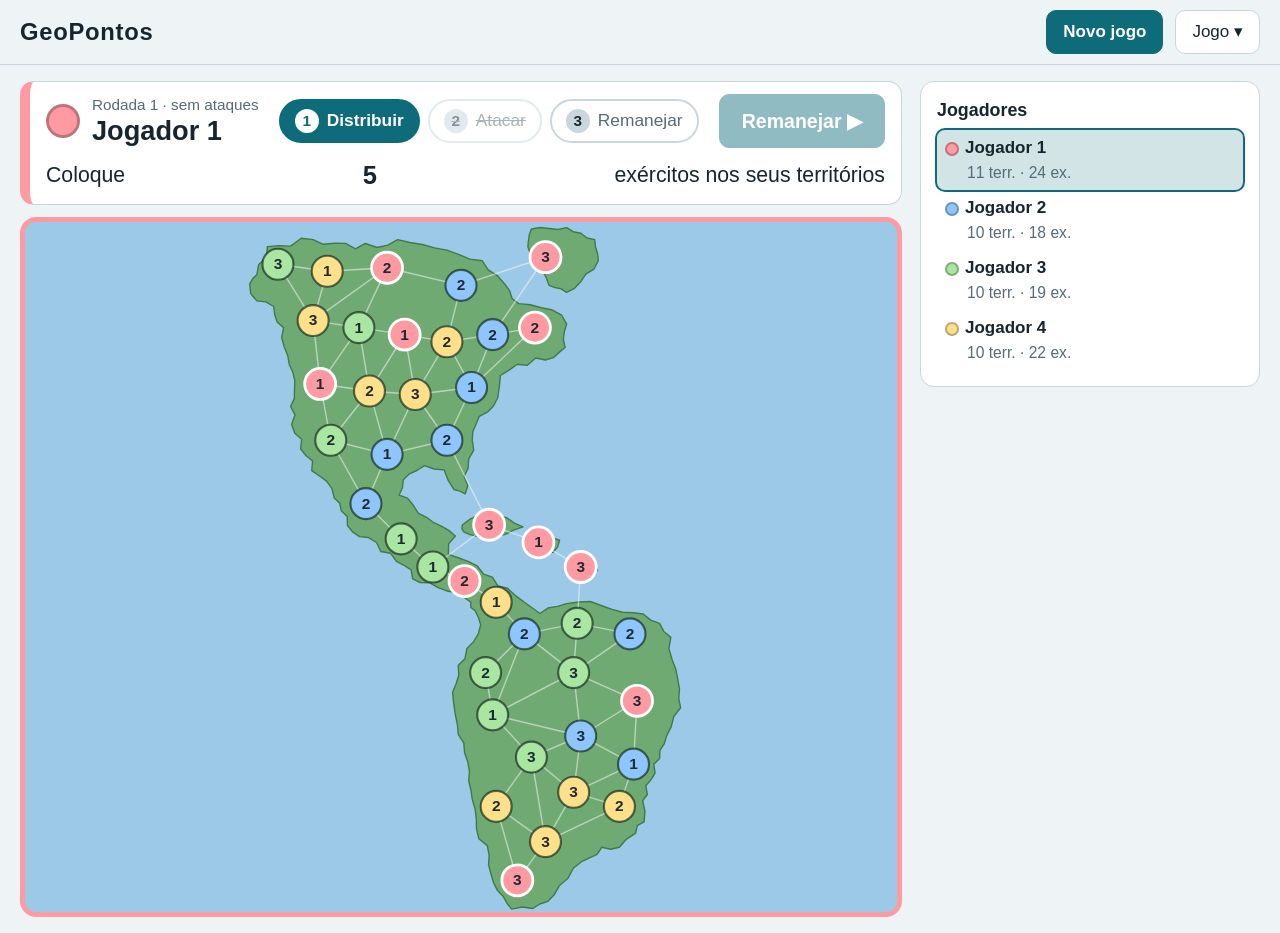
<file: index.html>
<!DOCTYPE html>
<html lang="pt-BR">
<head>
<meta charset="UTF-8">
<meta name="viewport" content="width=device-width, initial-scale=1">
<title>GeoPontos</title>
<link rel="stylesheet" href="style.css">
</head>
<body>
<header class="topbar">
  <h1>GeoPontos</h1>
  <span id="status" role="status"></span>
  <button id="newGame" class="primary">Novo jogo</button>
  <details id="menu" class="menu">
    <summary>Jogo ▾</summary>
    <div class="menu-pop">
      <button id="saveSlot">Salvar</button>
      <button id="loadSlot">Carregar</button>
      <button id="exportFile">Exportar arquivo</button>
      <label class="btn">Importar arquivo<input type="file" id="importFile" accept=".json,application/json" hidden></label>
    </div>
  </details>
</header>

<main class="layout">
  <section id="stage" class="stage">
    <div id="hud" class="hud"></div>
    <div class="map-wrap">
      <svg id="map" viewBox="0 0 640 980" role="img" aria-label="Mapa das Américas"></svg>
      <div id="banner" class="banner" aria-live="polite"></div>
      <div id="dice" class="dice-box" hidden>
        <div class="side"><h4 id="diceAN">Ataque</h4><div id="diceA" class="row"></div></div>
        <div class="vs">×</div>
        <div class="side"><h4 id="diceDN">Defesa</h4><div id="diceD" class="row"></div></div>
        <div id="diceR" class="result"></div>
      </div>
    </div>
  </section>
  <aside class="panel">
    <section id="players"></section>
    <section id="info"></section>
    <section id="log"></section>
  </aside>
</main>

<dialog id="setup">
  <h2>Novo jogo</h2>
  <label class="count">Jogadores <select id="numPlayers"></select></label>
  <div id="setupRows"></div>
  <p class="hint">Nome com até 10 caracteres. Se escolher uma cor já usada, os dois jogadores trocam de cor.</p>
  <div class="actions">
    <button id="cancelSetup">Cancelar</button>
    <button id="startGame" class="primary">Começar</button>
  </div>
</dialog>
<script src="game.js"></script>
</body>
</html>
</file>
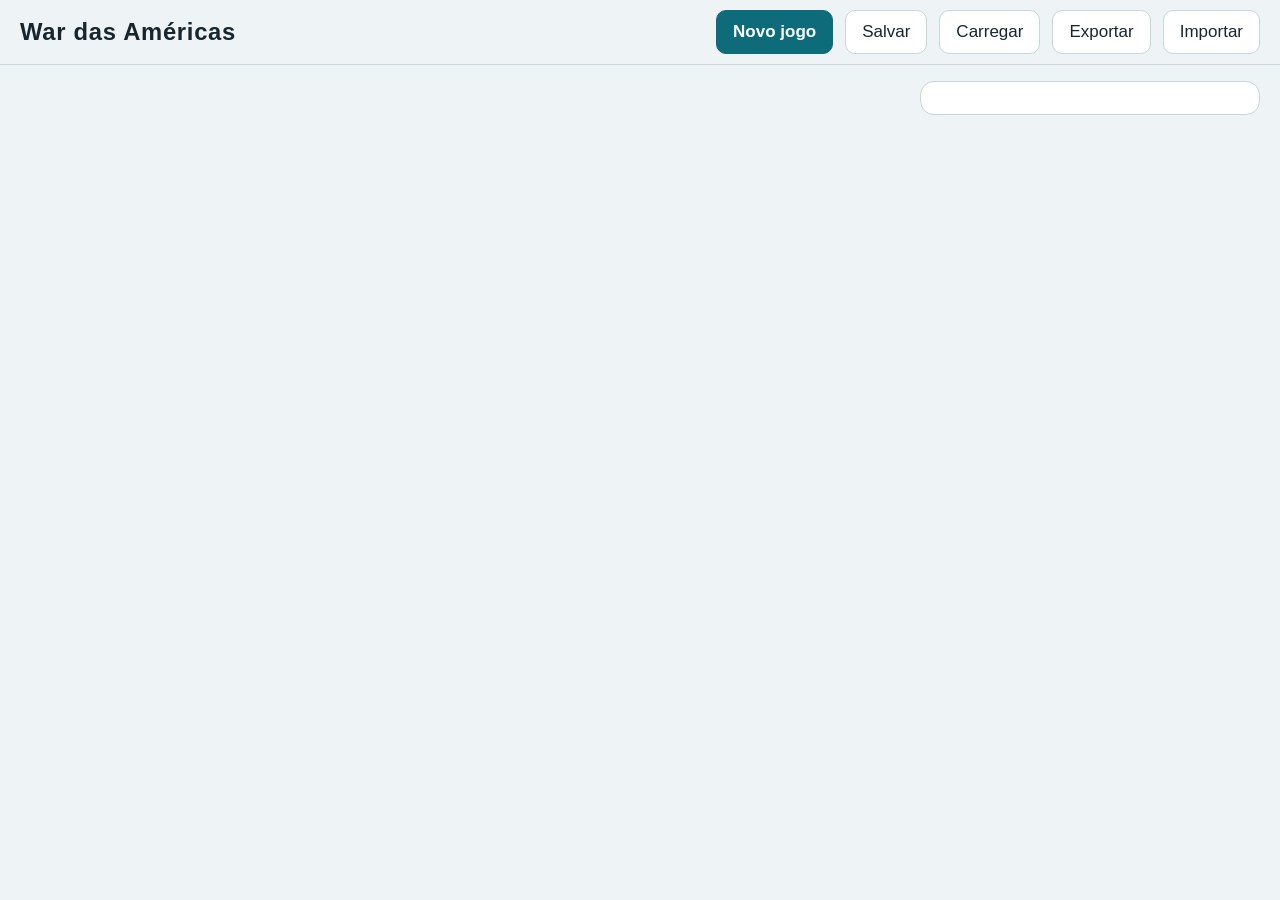
<file: index(v2).html>
<!DOCTYPE html>
<html lang="pt-BR">
<head>
<meta charset="UTF-8">
<meta name="viewport" content="width=device-width, initial-scale=1">
<title>War das Américas</title>
<link rel="stylesheet" href="style.css">
</head>
<body>
<header class="topbar">
  <h1>War das Américas</h1>
  <span id="status" role="status"></span>
  <button id="newGame" class="primary">Novo jogo</button>
  <button id="saveSlot">Salvar</button>
  <button id="loadSlot">Carregar</button>
  <button id="exportFile">Exportar</button>
  <label class="btn">Importar<input type="file" id="importFile" accept=".json,application/json" hidden></label>
</header>
<main class="layout">
  <svg id="map" viewBox="0 0 640 980" role="img" aria-label="Mapa das Américas"></svg>
  <aside class="panel">
    <section id="info"></section>
    <section id="players"></section>
  </aside>
</main>

<dialog id="setup">
  <h2>Novo jogo</h2>
  <label class="count">Jogadores <select id="numPlayers"></select></label>
  <div id="setupRows"></div>
  <p class="hint">Nome com até 10 caracteres. Se escolher uma cor já usada, os dois jogadores trocam de cor.</p>
  <div class="actions">
    <button id="cancelSetup">Cancelar</button>
    <button id="startGame" class="primary">Começar</button>
  </div>
</dialog>
<script src="game.js"></script>
</body>
</html>
</file>
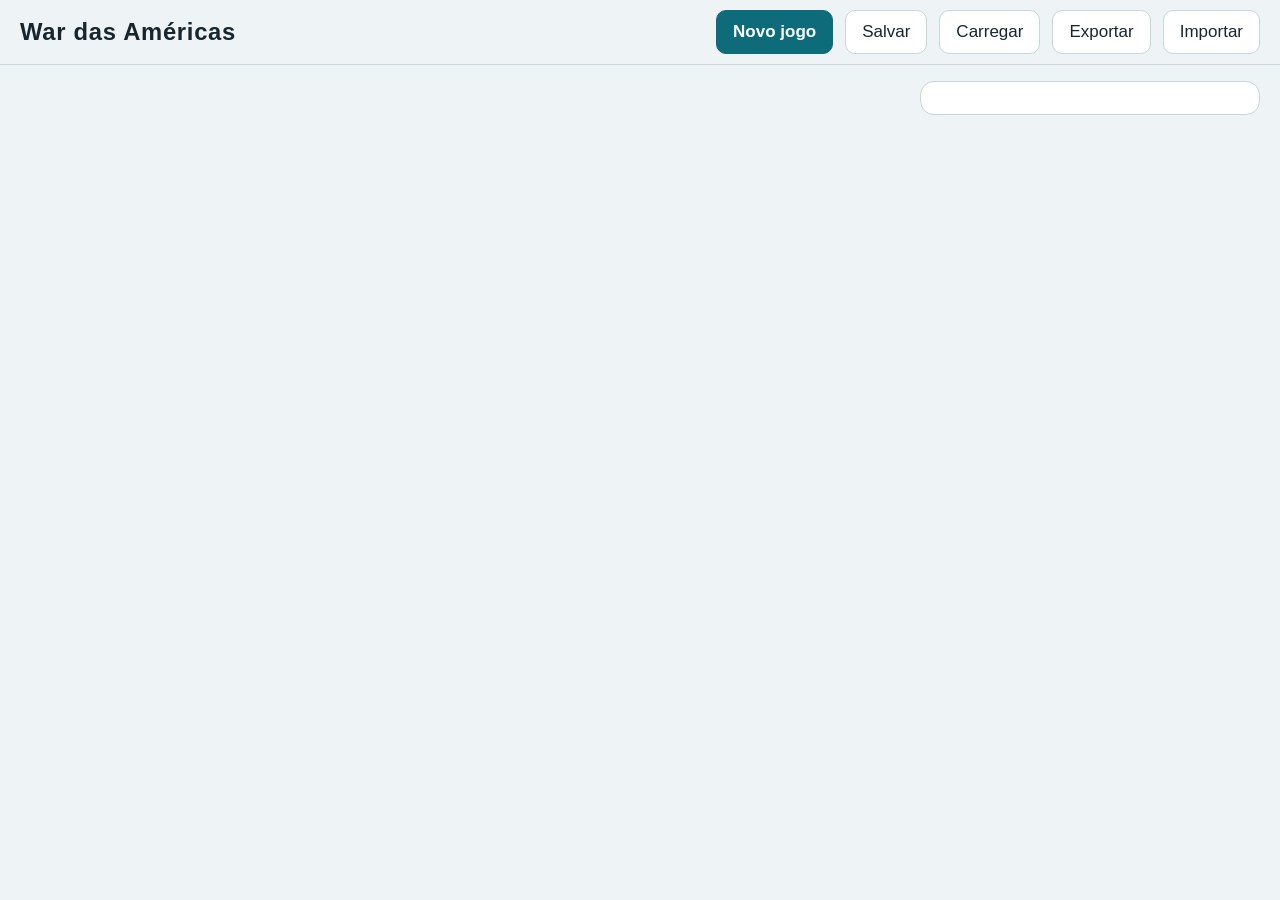
<file: index(v3).html>
<!DOCTYPE html>
<html lang="pt-BR">
<head>
<meta charset="UTF-8">
<meta name="viewport" content="width=device-width, initial-scale=1">
<title>War das Américas</title>
<link rel="stylesheet" href="style.css">
</head>
<body>
<header class="topbar">
  <h1>War das Américas</h1>
  <span id="status" role="status"></span>
  <button id="newGame" class="primary">Novo jogo</button>
  <button id="saveSlot">Salvar</button>
  <button id="loadSlot">Carregar</button>
  <button id="exportFile">Exportar</button>
  <label class="btn">Importar<input type="file" id="importFile" accept=".json,application/json" hidden></label>
</header>
<main class="layout">
  <svg id="map" viewBox="0 0 640 980" role="img" aria-label="Mapa das Américas"></svg>
  <aside class="panel">
    <section id="turn"></section>
    <section id="info"></section>
    <section id="players"></section>
  </aside>
</main>

<dialog id="setup">
  <h2>Novo jogo</h2>
  <label class="count">Jogadores <select id="numPlayers"></select></label>
  <div id="setupRows"></div>
  <p class="hint">Nome com até 10 caracteres. Se escolher uma cor já usada, os dois jogadores trocam de cor.</p>
  <div class="actions">
    <button id="cancelSetup">Cancelar</button>
    <button id="startGame" class="primary">Começar</button>
  </div>
</dialog>
<script src="game.js"></script>
</body>
</html>
</file>
<file: style.css>
/* ===== CORES: tema, mar, terra e jogadores ===== */
:root {
  --sea: #eef3f5;
  --ocean: #9cc9e8;
  --land: #6faa72;
  --land-edge: #3f7a4a;
  --text: #17262e;
  --muted: #566b76;
  --panel: #ffffff;
  --line: #c9d6dc;
  --accent: #0e6b7a;
  --on-accent: #ffffff;

  /* 8 tons pastel com matizes bem separados (nomes em COLOR_NAMES, game.js) */
  --p0: #ff9aa2; /* Coral */
  --p1: #8ec5fc; /* Céu */
  --p2: #a8e6a1; /* Menta */
  --p3: #ffe08a; /* Mel */
  --p4: #c3a6f2; /* Lilás */
  --p5: #ffbf80; /* Pêssego */
  --p6: #7fe0d4; /* Turquesa */
  --p7: #c8bfb0; /* Areia */
}
:root:not([data-theme="light"]) { color-scheme: light; }
@media (prefers-color-scheme: dark) {
  :root:not([data-theme="light"]) {
    color-scheme: dark;
    --sea: #0f1c24; --ocean: #123a57; --land: #3f7a4f; --land-edge: #2a5a37;
    --text: #e8f0f3; --muted: #9bb0ba; --panel: #16272f; --line: #2a4552;
    --accent: #5cc4d4; --on-accent: #0f1c24;
  }
}
[hidden] { display: none !important; }
.owner-0 { --c: var(--p0); } .owner-1 { --c: var(--p1); } .owner-2 { --c: var(--p2); } .owner-3 { --c: var(--p3); }
.owner-4 { --c: var(--p4); } .owner-5 { --c: var(--p5); } .owner-6 { --c: var(--p6); } .owner-7 { --c: var(--p7); }

/* ===== BASE ===== */
* { box-sizing: border-box; }
html { font-size: 17px; }
body { margin: 0; background: var(--sea); color: var(--text); font-family: "Trebuchet MS", "Segoe UI", sans-serif; line-height: 1.35; }
button, select, input { font: inherit; color: var(--text); }
button, .btn { min-height: 44px; padding: 8px 16px; border-radius: 10px; border: 1px solid var(--line); background: var(--panel); cursor: pointer; display: inline-flex; align-items: center; }
button.primary { background: var(--accent); color: var(--on-accent); border-color: var(--accent); font-weight: 700; }
button:disabled { opacity: .45; cursor: not-allowed; }
.dot { width: 14px; height: 14px; border-radius: 50%; flex: none; display: inline-block; background: var(--c); border: 2px solid rgb(0 0 0 / .25); vertical-align: -1px; margin-right: 6px; }
.dot.big { width: 34px; height: 34px; margin: 0; border-width: 3px; }

/* ===== BARRA SUPERIOR ===== */
.topbar { display: flex; align-items: center; gap: 12px; padding: 10px 20px; border-bottom: 1px solid var(--line); }
.topbar h1 { margin: 0; font-size: 1.4rem; letter-spacing: .03em; }
#status { margin-right: auto; color: var(--muted); font-size: .95rem; }
.menu { position: relative; }
.menu summary { list-style: none; min-height: 44px; padding: 8px 16px; border: 1px solid var(--line); border-radius: 10px; background: var(--panel); cursor: pointer; display: flex; align-items: center; }
.menu summary::-webkit-details-marker { display: none; }
.menu-pop { position: absolute; right: 0; top: 50px; z-index: 30; display: grid; gap: 6px; padding: 10px; width: 220px; background: var(--panel); border: 1px solid var(--line); border-radius: 12px; box-shadow: 0 8px 24px rgb(0 0 0 / .25); }

/* ===== LAYOUT ===== */
.layout { display: grid; grid-template-columns: minmax(0, 1fr) 340px; gap: 18px; padding: 16px 20px; align-items: start; }
.panel { position: sticky; top: 12px; max-height: calc(100vh - 24px); overflow: auto; background: var(--panel); border: 1px solid var(--line); border-radius: 14px; padding: 16px; font-size: 1rem; }
.panel h3 { margin: 0 0 8px; font-size: 1.05rem; }
.panel section:not(:empty) + section:not(:empty) { margin-top: 16px; padding-top: 14px; border-top: 1px solid var(--line); }
.panel ul { list-style: none; margin: 0; padding: 0; }
.panel p { margin: 4px 0 10px; }
.panel li { display: flex; align-items: center; flex-wrap: wrap; gap: 2px 0; padding: 7px 8px; border-radius: 8px; }
.panel li.now { background: color-mix(in srgb, var(--accent) 18%, transparent); outline: 2px solid var(--accent); }
.stats { flex-basis: 100%; padding-left: 22px; color: var(--muted); font-size: .92rem; }
.out { opacity: .4; text-decoration: line-through; }
.chips { display: flex; flex-wrap: wrap; gap: 6px; }
.chip { padding: 4px 10px; border-radius: 999px; border: 1px solid var(--line); font-size: .92rem; }
.log li { display: block; padding: 4px 0; color: var(--muted); font-size: .95rem; }

/* ===== PAINEL DE TURNO (HUD) ===== */
.hud { display: grid; grid-template-columns: auto 1fr auto; align-items: center; gap: 10px 18px; padding: 12px 16px; margin-bottom: 12px; background: var(--panel); border: 1px solid var(--line); border-left: 10px solid var(--c, var(--line)); border-radius: 14px; }
.who { display: flex; align-items: center; gap: 12px; }
.who small { display: block; color: var(--muted); font-size: .9rem; }
.who strong { font-size: 1.6rem; line-height: 1.1; }
.steps { display: flex; gap: 8px; list-style: none; margin: 0; padding: 0; justify-content: center; flex-wrap: wrap; }
.steps li { display: flex; align-items: center; gap: 8px; padding: 8px 14px; border-radius: 999px; border: 2px solid var(--line); color: var(--muted); font-size: 1.02rem; }
.steps li b { width: 24px; height: 24px; border-radius: 50%; display: grid; place-items: center; background: var(--line); color: var(--text); font-size: .9rem; }
.steps li.on { background: var(--accent); border-color: var(--accent); color: var(--on-accent); font-weight: 700; }
.steps li.on b { background: var(--on-accent); color: var(--accent); }
.steps li.locked { text-decoration: line-through; opacity: .5; }
.cta { min-height: 54px; padding: 10px 22px; font-size: 1.15rem; font-weight: 700; background: var(--accent); color: var(--on-accent); border-color: var(--accent); justify-content: center; }
.goal { grid-column: 1 / -1; margin: 0; font-size: 1.25rem; display: flex; align-items: center; justify-content: space-between; gap: 12px; }
.goal b { font-size: 1.5rem; }
.ghost { background: transparent; }

/* ===== MAPA ===== */
.map-wrap { position: relative; border: 5px solid var(--c, var(--line)); border-radius: 16px; overflow: hidden; background: var(--ocean); transition: border-color .3s; }
#map { display: block; width: 100%; max-height: calc(100vh - 210px); height: auto; margin: 0 auto; }
.land { fill: var(--land); stroke: var(--land-edge); stroke-width: 2; stroke-linejoin: round; }
.edges line { stroke: rgb(255 255 255 / .5); stroke-width: 2; }
.edges line.active { stroke: #fff; stroke-width: 4; }
.terr { cursor: pointer; outline: none; transition: opacity .15s; }
.terr circle { fill: var(--c); stroke: rgb(15 35 25 / .65); stroke-width: 3; }
.terr .n { text-anchor: middle; font-weight: 800; font-size: 22px; fill: #1d2a31; pointer-events: none; transform-box: fill-box; transform-origin: center; }
.terr .label { display: none; text-anchor: middle; font-size: 15px; font-weight: 700; fill: #fff; stroke: rgb(0 0 0 / .7); stroke-width: 4px; paint-order: stroke; pointer-events: none; }
.terr:hover .label, .terr:focus-visible .label, .terr.selected .label, .terr.neighbor .label { display: block; }
.terr:hover { opacity: 1; }
.terr:hover circle, .terr:focus-visible circle { stroke: #fff; stroke-width: 5; }
.terr.can circle { stroke: #fff; stroke-width: 4; animation: pulse 1.3s ease-in-out infinite; }
.terr.selected circle { stroke: #fff; stroke-width: 7; animation: none; }
.terr.neighbor circle { stroke: #fff; stroke-width: 4; stroke-dasharray: 6 4; animation: none; }
.terr.target circle { stroke: #d1172f; stroke-width: 7; stroke-dasharray: none; animation: pulse-t .9s ease-in-out infinite; }
.terr.dim { opacity: .4; }
.terr .n.pop { animation: pop .4s ease-out; }
@keyframes pulse { 50% { stroke-width: 8; stroke-opacity: .55; } }
@keyframes pulse-t { 50% { stroke-width: 10; } }
@keyframes pop { 0% { transform: scale(1.9); } 100% { transform: scale(1); } }

/* ===== ANÚNCIO DE TURNO ===== */
.banner { position: absolute; top: 18px; left: 50%; transform: translateX(-50%); padding: 12px 28px; border-radius: 999px; background: rgb(10 25 35 / .88); color: #fff; font-size: 1.7rem; font-weight: 800; white-space: nowrap; display: flex; align-items: center; pointer-events: none; opacity: 0; }
.banner .dot { width: 22px; height: 22px; margin-right: 12px; }
.banner.show { animation: banner 2s ease both; }
@keyframes banner { 0% { opacity: 0; transform: translate(-50%, -16px) scale(.9); } 12%, 78% { opacity: 1; transform: translate(-50%, 0) scale(1); } 100% { opacity: 0; transform: translate(-50%, -8px); } }

/* ===== DADOS ===== */
.dice-box { position: absolute; left: 50%; bottom: 16px; transform: translateX(-50%); display: flex; align-items: center; gap: 18px; padding: 14px 22px; border-radius: 18px; background: rgb(10 25 35 / .92); color: #fff; box-shadow: 0 10px 30px rgb(0 0 0 / .4); flex-wrap: wrap; justify-content: center; max-width: 94%; }
.dice-box h4 { margin: 0 0 8px; font-size: 1.05rem; text-align: center; }
.dice-box .row { display: flex; gap: 10px; min-height: 60px; }
.vs { font-size: 2rem; font-weight: 800; opacity: .8; }
.result { flex-basis: 100%; display: flex; gap: 12px; justify-content: center; font-size: 1.15rem; font-weight: 700; min-height: 1.6em; }
.result .loss { padding: 2px 12px; border-radius: 999px; background: rgb(255 255 255 / .15); }
.result .conq { padding: 2px 12px; border-radius: 999px; background: #2e9e4f; }
.die { width: 58px; height: 58px; padding: 7px; border-radius: 12px; background: #fff; border: 4px solid var(--c, #999); display: grid; grid-template-columns: repeat(3, 1fr); grid-template-rows: repeat(3, 1fr); place-items: center; transition: opacity .2s, box-shadow .2s; }
.die span { width: 100%; height: 100%; max-width: 11px; max-height: 11px; border-radius: 50%; }
.die .pip { background: #1d2a31; }
.rolling .die { animation: tumble .22s linear infinite; }
.die.win { box-shadow: 0 0 0 4px #5ee08a; }
.die.lose { opacity: .4; filter: grayscale(.7); }
.die.skip { opacity: .55; border-style: dashed; }
@keyframes tumble { 0% { transform: rotate(-14deg) translateY(0); } 50% { transform: rotate(14deg) translateY(-8px); } 100% { transform: rotate(-14deg) translateY(0); } }

/* ===== NOVO JOGO ===== */
dialog { border: 1px solid var(--line); border-radius: 14px; background: var(--panel); color: var(--text); padding: 22px; width: min(540px, 94vw); }
dialog::backdrop { background: rgb(0 0 0 / .55); }
dialog h2 { margin: 0 0 14px; }
dialog input, dialog select { min-height: 42px; padding: 6px 12px; border-radius: 8px; border: 1px solid var(--line); background: var(--sea); }
.count { display: flex; align-items: center; gap: 12px; margin-bottom: 12px; }
.setup-row { display: flex; align-items: center; gap: 12px; padding: 6px 0; flex-wrap: wrap; }
.setup-row input { width: 12ch; }
.swatches { display: flex; gap: 8px; }
.swatch { width: 34px; height: 34px; min-height: 0; padding: 0; border-radius: 50%; background: var(--c); border: 3px solid transparent; }
.swatch.on { border-color: var(--text); box-shadow: 0 0 0 2px var(--panel) inset; }
.hint { color: var(--muted); font-size: .95rem; }
.actions { display: flex; justify-content: flex-end; gap: 10px; margin-top: 14px; }

/* ===== TELAS MENORES ===== */
@media (max-width: 960px) {
  .layout { grid-template-columns: 1fr; padding: 12px; }
  .panel { position: static; max-height: none; }
  .hud { grid-template-columns: 1fr; }
  .cta { width: 100%; }
  #map { max-height: none; }
  .banner { font-size: 1.25rem; padding: 8px 18px; }
  .die { width: 48px; height: 48px; }
}
@media (prefers-reduced-motion: reduce) { * { animation: none !important; transition: none !important; } }
</file>
